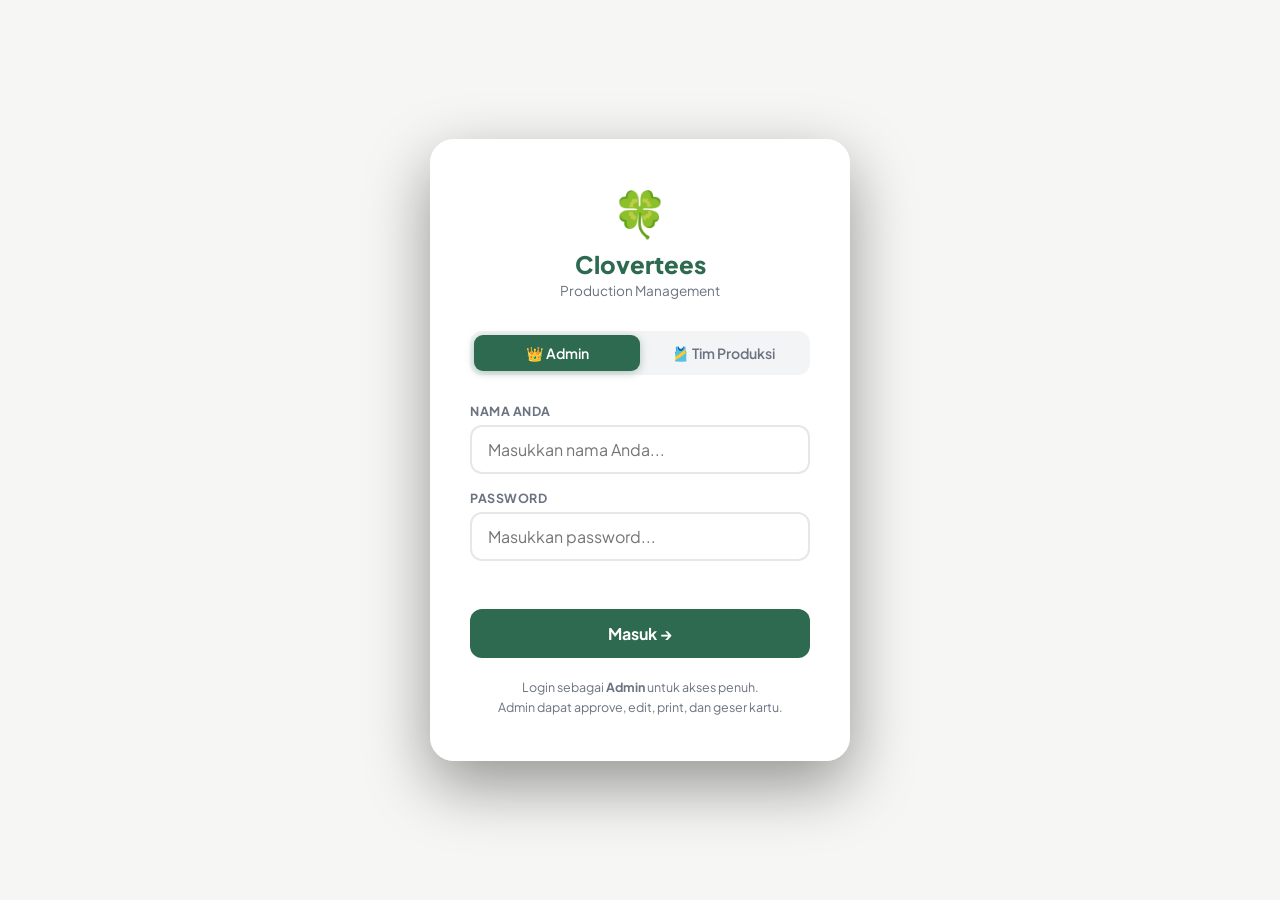
<file: index.html>
<!DOCTYPE html>
<html lang="id">
<head>
<meta charset="UTF-8">
<meta name="viewport" content="width=device-width, initial-scale=1.0">
<title>Clovertees — Production Board</title>
<link rel="icon" type="image/png" href="logo.png">
<link href="https://fonts.googleapis.com/css2?family=Plus+Jakarta+Sans:wght@400;500;600;700;800&family=JetBrains+Mono:wght@400;500&display=swap" rel="stylesheet">
<link rel="stylesheet" href="css/style.css">
</head>
<body>

<!-- Mobile sidebar overlay -->
<div class="sidebar-overlay" id="sidebarOverlay" onclick="closeSidebar()"></div>

<!-- ══ SIDEBAR ═══════════════════════════════════════════════ -->
<aside class="sidebar" id="sidebar">
  <div class="sidebar-logo">
    <span class="leaf">🍀</span> Clovertees
  </div>
  <div class="sidebar-section">Proyekku</div>
  <div id="sidebarProjects"></div>
  <div class="sidebar-add" id="btnNewProject" onclick="newProject()">
    <span>＋</span> Proyek baru
  </div>
</aside>

<!-- ══ MAIN ══════════════════════════════════════════════════ -->
<div class="main">

  <!-- Topbar -->
  <div class="topbar">
    <button class="btn btn-ghost btn-sm" id="sidebarToggle"
      onclick="document.getElementById('sidebar').classList.toggle('mobile-open');document.getElementById('sidebarOverlay').style.display=document.getElementById('sidebar').classList.contains('mobile-open')?'block':'none'">☰</button>
    <div class="sync-badge">
      <span class="sync-dot" id="syncDot"></span>
      <span style="font-size:.78rem;color:var(--text-3)" id="syncLabel">Clovertees Production Board</span>
    </div>
    <div class="topbar-spacer"></div>
    <div class="topbar-search">
      <svg width="14" height="14" viewBox="0 0 24 24" fill="none" stroke="currentColor" stroke-width="2.5"><circle cx="11" cy="11" r="8"/><path d="m21 21-4.35-4.35"/></svg>
      <input class="search-input-real" type="text" id="searchInput" placeholder="Cari tugas..." oninput="onSearch(this.value)">
    </div>
    <div style="font-size:.82rem;color:var(--text-3)" id="roleLabel"></div>
    <button class="btn btn-outline btn-sm" onclick="Auth.logout()">Keluar</button>
  </div>

  <!-- Project header -->
  <div class="proj-header">
    <div class="proj-header-top">
      <div class="proj-title-wrap">
        <span id="projTitle" class="proj-title" contenteditable="true" placeholder="Nama Proyek" spellcheck="false"></span>
      </div>
      <div class="proj-header-actions">
        <button class="btn btn-ghost btn-sm" onclick="if(S.activeProjectId)projMenu(event,S.activeProjectId)">···</button>
      </div>
    </div>
    <div class="proj-tabs">
      <div class="proj-tab active">📋 Board</div>
    </div>
  </div>

  <!-- Board -->
  <div class="board-scroll">
    <div class="board" id="board">
      <div style="padding:40px;color:var(--text-3)">Memuat data...</div>
    </div>
  </div>
</div>

<!-- Panel backdrop (klik luar → tutup panel) -->
<div class="panel-backdrop" id="panelBackdrop" onclick="closePanel()"></div>

<!-- ══ DETAIL PANEL (single scroll, no tabs) ════════════════ -->
<aside class="detail-panel" id="detailPanel">

  <!-- Header: judul besar + close -->
  <div class="panel-header">
    <div style="display:flex;align-items:center;justify-content:flex-end;margin-bottom:6px">
      <button class="btn btn-ghost btn-sm" onclick="closePanel()">✕ Tutup</button>
    </div>
    <div id="panelTitle" class="panel-title-edit" contenteditable="true"
      onblur="savePanelTitle()"
      onkeydown="if(event.key==='Enter'){event.preventDefault();this.blur()}"
      placeholder="Nama tugas..."></div>
    <div class="panel-header-row" style="margin-top:8px">
      <span class="status-badge" id="panelColBadge">—</span>
      <span id="panelSourceInfo" style="display:none;font-size:.75rem;padding:3px 8px;background:var(--green-pale);color:var(--green);border-radius:4px;font-weight:600">
        📦 <span id="panelSourceId"></span>
      </span>
    </div>
  </div>

  <!-- Info row: Prioritas + Due Date + Assignee (1 baris) -->
  <div class="panel-info-row">
    <div class="info-field">
      <label>Prioritas</label>
      <select id="panelPriority">
        <option value="">— Pilih —</option>
        <option value="High">🔴 High</option>
        <option value="Medium">🟡 Medium</option>
        <option value="Low">🟢 Low</option>
      </select>
    </div>
    <div class="info-field">
      <label>Due Date</label>
      <input type="date" id="panelDueDate">
    </div>
    <div class="info-field">
      <label>Assignee</label>
      <input type="text" id="panelAssignee" placeholder="Nama tim...">
    </div>
  </div>

  <!-- Single scroll body -->
  <div class="panel-scroll" id="panelScroll">

    <!-- ① Detail Order / Catatan -->
    <div class="panel-section-hdr">📝 Detail Order & Catatan</div>
    <div class="panel-section-body">
      <textarea class="notes-area" id="panelNotes" placeholder="Detail order atau catatan produksi..." rows="9"></textarea>
    </div>

    <!-- Tombol aksi -->
    <div class="panel-action-row">
      <button class="btn btn-primary btn-sm" onclick="savePanel()">💾 Simpan</button>
      <div id="panelPrint" style="display:none;gap:6px;align-items:center">
        <button class="btn btn-outline btn-sm" onclick="printLabel()">🏷️ Label</button>
        <button class="btn btn-outline btn-sm" onclick="printSlip()">📄 Slip</button>
      </div>
      <button class="btn btn-danger btn-sm" onclick="delTask(S.openTaskId)">🗑 Hapus</button>
    </div>

    <!-- Tabs for Comments and Activity -->
    <div class="panel-tabs" style="margin-top: 16px;">
      <div class="panel-tab active" onclick="switchPanelTab('comments', this)">💬 Komentar</div>
      <div class="panel-tab" onclick="switchPanelTab('activity', this)">📜 Aktivitas</div>
    </div>

    <div class="panel-pane active" id="pane-comments">
      <div class="comments-list" id="commentsList" style="padding-bottom: 20px;"></div>
    </div>

    <div class="panel-pane" id="pane-activity">
      <div class="activity-list" id="activityList" style="padding-bottom: 20px;"></div>
      <div class="panel-created-ts" id="panelCreated"></div>
    </div>

  </div><!-- /panel-scroll -->

  <div class="comment-input-wrap" id="commentInputWrap" style="border-top: 1px solid var(--border); padding: 12px 22px; background: #fff; flex-shrink: 0;">
    <textarea class="comment-input" id="commentInput" rows="2"
      placeholder="Tulis komentar... (Enter kirim, Shift+Enter baris baru)"></textarea>
    <div class="attach-toolbar">
      <button class="attach-btn" type="button" onclick="document.getElementById('fileAttach').click()">📎 Lampirkan gambar</button>
      <input type="file" id="fileAttach" accept="image/*" multiple style="display:none" onchange="onFileAttach(this)">
      <span class="attach-hint">atau paste (Ctrl+V)</span>
    </div>
    <div class="attach-preview-wrap" id="attachPreview"></div>
    <div style="display:flex;justify-content:flex-end;margin-top:8px">
      <button class="btn btn-primary btn-sm" onclick="submitComment()">Kirim 💬</button>
    </div>
  </div>

</aside>

<!-- ══ TOAST ══════════════════════════════════════════════════ -->
<div class="toast-wrap" id="toastWrap"></div>
<div id="print-root"></div>

<!-- Lightbox fullscreen image -->
<div class="img-lightbox" id="imgLightbox" onclick="this.classList.remove('open')">
  <img id="imgLightboxSrc" src="" alt="Preview">
</div>

<!-- ══ SCRIPTS ════════════════════════════════════════════════ -->
<script src="js/config.js"></script>
<script src="js/api.js"></script>
<script src="js/app.js"></script>
<script>
window.addEventListener('DOMContentLoaded', function () {
  if (!Auth.init()) return;
  S.role = localStorage.getItem('clv_role') || 'team';
  S.name = localStorage.getItem('clv_name') || '';
  var roleText = S.role === 'admin' ? '👑 Admin' : '🎽 Tim Produksi';
  document.getElementById('roleLabel').textContent = S.name ? S.name + ' (' + roleText + ')' : roleText;
  if (!isAdmin()) document.getElementById('btnNewProject').style.display = 'none';

  // Enter kirim komentar
  document.getElementById('commentInput').addEventListener('keydown', function(e){
    if(e.key === 'Enter' && !e.shiftKey){ e.preventDefault(); submitComment(); }
  });
  setupTitleEdit();
  boot();
});
function closeSidebar(){
  document.getElementById('sidebar').classList.remove('mobile-open');
  document.getElementById('sidebarOverlay').style.display = 'none';
}
</script>
</body>
</html>
</file>
<file: css/style.css>
/* ============================================================
   CLOVERTEES P4 — style.css (Asana-inspired white & green)
   ============================================================ */
*,
*::before,
*::after {
  box-sizing: border-box;
  margin: 0;
  padding: 0
}

:root {
  --sidebar: #f6f6f4;
  --sidebar-w: 260px;
  --bg: #ffffff;
  --board-bg: #f9f9f7;
  --col-bg: #f1f1ef;
  --card-bg: #ffffff;
  --green: #2d6a4f;
  --green-mid: #40916c;
  --green-lt: #74c69d;
  --green-pale: #e8f5ee;
  --text: #1e1e1e;
  --text-2: #4b4b4b;
  --text-3: #6f6f6f;
  --border: #e5e5e3;
  --border-2: #d0d0ce;
  --hover: #f0f0ee;
  --sel: #e8f5ee;
  --radius: 8px;
  --radius-lg: 12px;
  --sh-card: 0 1px 3px rgba(0, 0, 0, .1), 0 1px 2px rgba(0, 0, 0, .06);
  --sh-panel: -4px 0 24px rgba(0, 0, 0, .08);
  --sh-drop: 0 8px 30px rgba(0, 0, 0, .12);
  --font: 'Plus Jakarta Sans', sans-serif;
  --mono: 'JetBrains Mono', 'Courier New', monospace;
  --tr: all .15s ease;
}

html {
  font-family: var(--font);
  font-size: 15px;
  color: var(--text)
}

/* Hide hamburger on desktop */
#sidebarToggle { display: none }

body {
  background: var(--bg);
  display: flex;
  height: 100vh;
  overflow: hidden
}

a {
  color: inherit;
  text-decoration: none
}

button {
  font-family: var(--font);
  cursor: pointer;
  border: none;
  background: none
}

input,
textarea {
  font-family: var(--font)
}

[contenteditable] {
  outline: none
}

/* ── SIDEBAR ─────────────────────────────────────────── */
.sidebar {
  width: var(--sidebar-w);
  flex-shrink: 0;
  background: var(--sidebar);
  border-right: 1px solid var(--border);
  display: flex;
  flex-direction: column;
  overflow: hidden;
  transition: width .2s ease;
}

.sidebar-logo {
  display: flex;
  align-items: center;
  gap: 8px;
  padding: 16px 16px 12px;
  font-size: .95rem;
  font-weight: 800;
  color: var(--green);
}

.sidebar-logo .leaf {
  font-size: 1.4rem
}

.sidebar-section {
  font-size: .7rem;
  font-weight: 700;
  text-transform: uppercase;
  letter-spacing: .6px;
  color: var(--text-3);
  padding: 8px 16px 4px;
}

.sidebar-item {
  display: flex;
  align-items: center;
  gap: 8px;
  padding: 7px 12px;
  border-radius: var(--radius);
  margin: 1px 8px;
  font-size: .85rem;
  font-weight: 500;
  color: var(--text-2);
  cursor: pointer;
  transition: var(--tr);
}

.sidebar-item:hover {
  background: var(--hover);
  color: var(--text)
}

.sidebar-item.active {
  background: var(--sel);
  color: var(--green);
  font-weight: 700
}

.sidebar-item .proj-dot {
  width: 8px;
  height: 8px;
  border-radius: 50%;
  flex-shrink: 0;
  background: var(--green);
}

.sidebar-item .proj-name {
  flex: 1;
  overflow: hidden;
  white-space: nowrap;
  text-overflow: ellipsis
}

.sidebar-add {
  display: flex;
  align-items: center;
  gap: 6px;
  padding: 6px 12px;
  margin: 1px 8px;
  border-radius: var(--radius);
  font-size: .82rem;
  color: var(--text-3);
  cursor: pointer;
  transition: var(--tr);
}

.sidebar-add:hover {
  background: var(--hover);
  color: var(--text)
}

/* ── MAIN ────────────────────────────────────────────── */
.main {
  flex: 1;
  display: flex;
  flex-direction: column;
  overflow: hidden;
  min-width: 0
}

/* Project header */
.proj-header {
  border-bottom: 1px solid var(--border);
  padding: 14px 24px 0;
  flex-shrink: 0;
}

.proj-header-top {
  display: flex;
  align-items: center;
  gap: 12px;
  margin-bottom: 10px
}

.proj-title-wrap {
  display: flex;
  align-items: center;
  gap: 6px;
  flex: 1
}

.proj-title {
  font-size: 1.2rem;
  font-weight: 800;
  color: var(--text);
  border-radius: 4px;
  padding: 2px 6px;
  min-width: 60px;
  transition: var(--tr);
}

.proj-title:hover {
  background: var(--hover)
}

.proj-title:focus {
  background: var(--sel);
  box-shadow: 0 0 0 2px var(--green-lt)
}

.proj-title[placeholder]:empty::before {
  content: attr(placeholder);
  color: var(--text-3)
}

.proj-header-actions {
  display: flex;
  gap: 6px;
  align-items: center
}

.btn {
  display: inline-flex;
  align-items: center;
  gap: 5px;
  padding: 6px 12px;
  border-radius: var(--radius);
  font-size: .82rem;
  font-weight: 600;
  transition: var(--tr);
  cursor: pointer;
  border: none;
}

.btn-ghost {
  color: var(--text-2);
  background: transparent
}

.btn-ghost:hover {
  background: var(--hover);
  color: var(--text)
}

.btn-primary {
  background: var(--green);
  color: #fff
}

.btn-primary:hover {
  background: var(--green-mid);
  box-shadow: 0 2px 8px rgba(45, 106, 79, .25)
}

.btn-outline {
  background: #fff;
  color: var(--text-2);
  border: 1px solid var(--border-2)
}

.btn-outline:hover {
  background: var(--hover);
  border-color: var(--text-3)
}

.btn-danger {
  color: #dc2626;
  background: transparent
}

.btn-danger:hover {
  background: #fef2f2
}

.btn-sm {
  padding: 4px 10px;
  font-size: .78rem
}

.btn-xs {
  padding: 3px 8px;
  font-size: .74rem
}

/* Tabs */
.proj-tabs {
  display: flex;
  gap: 0
}

.proj-tab {
  padding: 8px 14px;
  font-size: .82rem;
  font-weight: 600;
  color: var(--text-3);
  border-bottom: 2px solid transparent;
  cursor: pointer;
  transition: var(--tr);
}

.proj-tab:hover {
  color: var(--text-2)
}

.proj-tab.active {
  color: var(--green);
  border-bottom-color: var(--green)
}

/* ── BOARD ───────────────────────────────────────────── */
.board-scroll {
  flex: 1;
  overflow-x: auto;
  overflow-y: hidden
}

.board {
  display: flex;
  gap: 12px;
  padding: 20px 24px;
  min-height: calc(100vh - 110px);
  align-items: flex-start;
  width: max-content;
  min-width: 100%;
}

/* Column */
.col {
  width: 280px;
  flex-shrink: 0;
  display: flex;
  flex-direction: column;
  border-radius: var(--radius-lg);
  background: var(--col-bg);
  padding: 10px;
  max-height: calc(100vh - 130px);
}

.col-header {
  display: flex;
  align-items: center;
  gap: 6px;
  padding: 4px 4px 8px;
}

.col-dot {
  width: 9px;
  height: 9px;
  border-radius: 50%;
  flex-shrink: 0
}

.col-name {
  flex: 1;
  font-size: .83rem;
  font-weight: 700;
  color: var(--text);
  border-radius: 4px;
  padding: 2px 4px;
  cursor: text;
  transition: var(--tr);
}

.col-name:hover {
  background: var(--hover)
}

.col-name:focus {
  background: #fff;
  box-shadow: 0 0 0 2px var(--green-lt)
}

.col-count {
  font-size: .72rem;
  font-weight: 700;
  color: var(--text-3);
  background: rgba(0, 0, 0, .07);
  border-radius: 10px;
  padding: 1px 7px;
}

.col-menu-btn {
  width: 24px;
  height: 24px;
  border-radius: 4px;
  display: flex;
  align-items: center;
  justify-content: center;
  color: var(--text-3);
  font-size: 1rem;
  opacity: 0;
  transition: var(--tr);
  cursor: pointer;
}

.col:hover .col-menu-btn {
  opacity: 1
}

.col-menu-btn:hover {
  background: var(--hover);
  color: var(--text)
}

/* Cards list */
.col-cards {
  display: flex;
  flex-direction: column;
  gap: 6px;
  min-height: 40px;
  flex: 1;
  min-height: 0;
  overflow-y: auto;
  padding-right: 4px;
}

.col.drag-over .col-cards {
  background: rgba(45, 106, 79, .06);
  border-radius: var(--radius);
  outline: 2px dashed var(--green-lt);
}

/* Task card */
.card {
  background: var(--card-bg);
  border-radius: var(--radius);
  box-shadow: var(--sh-card);
  border: 1px solid var(--border);
  padding: 12px 14px;
  cursor: pointer;
  transition: var(--tr);
  position: relative;
  animation: cardIn .2s ease;
}

.card:hover {
  border-color: var(--border-2);
  box-shadow: 0 4px 12px rgba(0, 0, 0, .1)
}

.card.dragging {
  opacity: .5;
  cursor: grabbing
}

@keyframes cardIn {
  from {
    opacity: 0;
    transform: translateY(6px)
  }

  to {
    opacity: 1;
    transform: none
  }
}

.card-thumb {
  margin: -12px -14px 10px -14px; /* Pull to edges */
  border-bottom: 1px solid var(--border);
  border-radius: var(--radius) var(--radius) 0 0;
  overflow: hidden;
  max-height: 140px;
  background: var(--hover);
  display: flex;
  align-items: center;
  justify-content: center;
}

.card-thumb img {
  width: 100%;
  height: 100%;
  object-fit: cover;
}


.card-title {
  font-size: .9rem;
  font-weight: 700;
  color: var(--text);
  line-height: 1.45;
  word-break: break-word
}

.card-meta {
  display: flex;
  flex-wrap: wrap;
  gap: 4px;
  margin-top: 6px;
  align-items: center
}

.card-tag {
  font-size: .68rem;
  font-weight: 600;
  padding: 2px 6px;
  border-radius: 3px;
  background: var(--green-pale);
  color: var(--green);
}

.card-tag.orange {
  background: #fff7ed;
  color: #c2410c
}

.card-tag.blue {
  background: #eff6ff;
  color: #1d4ed8
}

.card-tag.purple {
  background: #faf5ff;
  color: #7e22ce
}

.card-due {
  font-size: .72rem;
  color: var(--text-3);
  display: flex;
  align-items: center;
  gap: 3px
}

.card-due.overdue {
  color: #dc2626
}

.card-source {
  font-size: .68rem;
  color: var(--text-3);
  font-style: italic;
  margin-top: 2px
}

.card-actions-hover {
  position: absolute;
  top: 6px;
  right: 6px;
  display: flex;
  gap: 2px;
  opacity: 0;
  transition: var(--tr);
}

.card:hover .card-actions-hover {
  opacity: 1
}

.card-act-btn {
  width: 22px;
  height: 22px;
  border-radius: 4px;
  display: flex;
  align-items: center;
  justify-content: center;
  font-size: .75rem;
  color: var(--text-3);
  transition: var(--tr);
  background: #fff;
  border: 1px solid var(--border);
}

.card-act-btn:hover {
  background: var(--hover);
  color: var(--text)
}

.card-act-btn.del:hover {
  background: #fef2f2;
  color: #dc2626;
  border-color: #fecaca
}

/* Add task inline */
.add-task-wrap {
  margin-top: 2px
}

.add-task-input {
  width: 100%;
  padding: 7px 10px;
  border: 1.5px solid var(--green-lt);
  border-radius: var(--radius);
  font-size: .85rem;
  color: var(--text);
  background: #fff;
  outline: none;
  resize: none;
  box-shadow: 0 0 0 3px rgba(116, 198, 157, .12);
}

.add-task-input::placeholder {
  color: var(--text-3)
}

.add-task-actions {
  display: flex;
  gap: 6px;
  margin-top: 6px
}

.btn-add-open {
  width: 100%;
  padding: 6px;
  border-radius: var(--radius);
  font-size: .8rem;
  color: var(--text-3);
  text-align: left;
  display: flex;
  align-items: center;
  gap: 5px;
  transition: var(--tr);
  background: transparent;
}

.btn-add-open:hover {
  background: var(--hover);
  color: var(--text)
}

/* Add column button */
.col-new {
  width: 280px;
  flex-shrink: 0;
  border-radius: var(--radius-lg);
  border: 2px dashed var(--border-2);
  display: flex;
  flex-direction: column;
  align-items: center;
  justify-content: center;
  padding: 20px;
  gap: 8px;
  cursor: pointer;
  color: var(--text-3);
  font-size: .85rem;
  font-weight: 500;
  transition: var(--tr);
  min-height: 80px;
}

.col-new:hover {
  border-color: var(--green-lt);
  color: var(--green);
  background: var(--green-pale)
}

/* ── RIGHT DETAIL PANEL ──────────────────────────────── */
.detail-panel {
  width: 0;
  flex-shrink: 0;
  overflow: hidden;
  border-left: 1px solid var(--border);
  background: #fff;
  display: flex;
  flex-direction: column;
  transition: width .22s ease;
  z-index: 40;
  position: relative;
}

.detail-panel.open {
  width: 700px
}

/* Backdrop to close panel on outside click */
.panel-backdrop {
  display: none;
  position: fixed;
  inset: 0;
  background: rgba(0,0,0,.1);
  z-index: 39;
  cursor: default;
}
.panel-backdrop.open { display: block }

.panel-header {
  padding: 18px 22px 14px;
  border-bottom: 1px solid var(--border);
  flex-shrink: 0;
}

.panel-title-edit {
  font-size: 1.25rem;
  font-weight: 800;
  color: var(--text);
  border-radius: 6px;
  padding: 3px 6px;
  min-width: 40px;
  border: 1.5px solid transparent;
  transition: var(--tr);
  line-height: 1.35;
  word-break: break-word;
}

.panel-title-edit:hover {
  background: var(--hover)
}

.panel-title-edit:focus {
  background: #fff;
  border-color: var(--green-lt);
  box-shadow: 0 0 0 3px rgba(116, 198, 157, .12)
}

.panel-header-row {
  display: flex;
  align-items: center;
  gap: 8px;
  margin-top: 10px
}

/* Panel tabs */
.panel-tabs {
  display: flex;
  gap: 0;
  border-bottom: 1px solid var(--border);
  flex-shrink: 0
}

.panel-tab {
  padding: 8px 16px;
  font-size: .82rem;
  font-weight: 600;
  color: var(--text-3);
  border-bottom: 2px solid transparent;
  cursor: pointer;
  transition: var(--tr);
}

.panel-tab.active {
  color: var(--green);
  border-bottom-color: var(--green)
}

.panel-tab:hover:not(.active) {
  color: var(--text-2);
  background: var(--hover)
}

.panel-pane {
  display: none;
  flex: 1;
  overflow-y: auto;
  flex-direction: column
}

.panel-pane.active {
  display: flex;
  flex-direction: column
}

.panel-body {
  padding: 16px 22px;
  flex: 1
}

.panel-footer {
  padding: 12px 22px;
  border-top: 1px solid var(--border);
  display: flex;
  gap: 8px;
  flex-shrink: 0
}

.field-group {
  margin-bottom: 14px
}

.field-label {
  font-size: .72rem;
  font-weight: 700;
  text-transform: uppercase;
  letter-spacing: .5px;
  color: var(--text-3);
  margin-bottom: 4px;
  display: block
}

.field-val {
  font-size: .88rem;
  color: var(--text);
  border: 1.5px solid transparent;
  border-radius: var(--radius);
  padding: 6px 10px;
  width: 100%;
  background: transparent;
  transition: var(--tr);
  resize: none;
}

.field-val:hover {
  background: var(--hover);
  border-color: var(--border)
}

.field-val:focus {
  background: #fff;
  border-color: var(--green-lt);
  box-shadow: 0 0 0 3px rgba(116, 198, 157, .12);
  outline: none
}

.status-badge {
  display: inline-flex;
  align-items: center;
  gap: 5px;
  padding: 3px 10px;
  border-radius: 4px;
  font-size: .75rem;
  font-weight: 700;
  background: var(--green-pale);
  color: var(--green);
}

.panel-section {
  font-size: .75rem;
  font-weight: 700;
  text-transform: uppercase;
  letter-spacing: .5px;
  color: var(--text-3);
  margin: 14px 0 6px;
  padding-top: 12px;
  border-top: 1px solid var(--border)
}

.notes-area {
  min-height: 140px;
  font-size: .88rem;
  line-height: 1.65;
  white-space: pre-wrap;
  color: var(--text-2);
  border: 1.5px solid transparent;
  border-radius: var(--radius);
  padding: 8px 10px;
  width: 100%;
  background: transparent;
  resize: vertical;
  font-family: var(--mono);
  transition: var(--tr);
}

.notes-area:hover {
  background: var(--hover);
  border-color: var(--border)
}

.notes-area:focus {
  background: #fff;
  border-color: var(--green-lt);
  box-shadow: 0 0 0 3px rgba(116, 198, 157, .12);
  outline: none
}

/* ── COMMENTS ─────────────────────────────────────── */
.comments-list {
  display: flex;
  flex-direction: column;
  gap: 10px;
  padding: 16px 22px;
  flex: 1
}

.comment-item {
  display: flex;
  gap: 10px;
  align-items: flex-start;
}

.comment-avatar {
  width: 30px;
  height: 30px;
  border-radius: 50%;
  background: var(--green-pale);
  display: flex;
  align-items: center;
  justify-content: center;
  font-size: .8rem;
  font-weight: 800;
  color: var(--green);
  flex-shrink: 0;
}

.comment-avatar.auto {
  background: #f0f0ee;
  color: var(--text-3)
}

.comment-bubble {
  flex: 1;
  background: var(--col-bg);
  border-radius: 0 var(--radius-lg) var(--radius-lg) var(--radius-lg);
  padding: 10px 13px;
  font-size: .83rem;
  line-height: 1.6;
  color: var(--text-2);
  white-space: pre-wrap;
  word-break: break-word;
  border: 1px solid var(--border);
}

.comment-bubble.auto-comment {
  background: var(--green-pale);
  border-color: rgba(116, 198, 157, .3);
  font-family: var(--mono);
  font-size: .78rem;
}

.comment-meta {
  display: flex;
  font-size: .7rem;
  color: var(--text-3);
  margin-bottom: 4px;
  font-weight: 600;
  align-items: center;
}

.comment-actions {
  display: flex;
  gap: 8px;
  opacity: 0;
  transition: opacity 0.2s ease;
}

.comment-item:hover .comment-actions {
  opacity: 1;
}

.comment-actions span {
  cursor: pointer;
  font-size: .75rem;
  filter: grayscale(100%);
  opacity: 0.5;
  transition: var(--tr);
}

.comment-actions span:hover {
  filter: grayscale(0%);
  opacity: 1;
}

.comment-file-link {
  color: var(--green-mid);
  text-decoration: underline;
  word-break: break-all;
}

.comment-input-wrap {
  padding: 12px 22px;
  border-top: 1px solid var(--border);
  flex-shrink: 0;
}

.comment-input {
  width: 100%;
  padding: 9px 12px;
  border: 1.5px solid var(--border-2);
  border-radius: var(--radius);
  font-size: .85rem;
  color: var(--text);
  outline: none;
  resize: none;
  transition: var(--tr);
}

.comment-input:focus {
  border-color: var(--green-lt);
  box-shadow: 0 0 0 3px rgba(116, 198, 157, .12)
}

/* ── ACTIVITY ─────────────────────────────────────── */
.activity-list {
  display: flex;
  flex-direction: column;
  gap: 0;
  padding: 16px 22px
}

.activity-item {
  display: flex;
  gap: 10px;
  align-items: flex-start;
  padding: 8px 0;
  border-bottom: 1px solid var(--border);
  font-size: .8rem;
  color: var(--text-2);
}

.activity-item:last-child {
  border-bottom: none
}

.activity-icon {
  width: 26px;
  height: 26px;
  border-radius: 50%;
  background: var(--col-bg);
  display: flex;
  align-items: center;
  justify-content: center;
  font-size: .75rem;
  flex-shrink: 0;
  border: 1px solid var(--border);
}

.activity-detail {
  flex: 1;
  line-height: 1.5
}

.activity-who {
  font-weight: 700;
  color: var(--text)
}

.activity-ts {
  font-size: .7rem;
  color: var(--text-3);
  margin-top: 2px
}

/* ── TOPBAR ──────────────────────────────────────────── */
.topbar {
  display: flex;
  align-items: center;
  gap: 10px;
  padding: 0 24px;
  height: 52px;
  flex-shrink: 0;
  border-bottom: 1px solid var(--border);
  background: #fff;
}

.topbar-spacer {
  flex: 1
}

.topbar-search {
  display: flex;
  align-items: center;
  gap: 6px;
  background: var(--col-bg);
  border: 1px solid var(--border);
  border-radius: var(--radius);
  padding: 5px 10px;
  font-size: .82rem;
  color: var(--text-3);
  cursor: pointer;
  transition: var(--tr);
}

.topbar-search:hover {
  border-color: var(--border-2)
}

.search-input-real {
  background: transparent;
  border: none;
  outline: none;
  font-size: .82rem;
  color: var(--text);
  width: 180px;
}

/* ── DROPDOWN MENU ───────────────────────────────────── */
.dropdown {
  position: absolute;
  background: #fff;
  border: 1px solid var(--border);
  border-radius: var(--radius);
  box-shadow: var(--sh-drop);
  z-index: 200;
  min-width: 160px;
  padding: 4px 0;
  animation: dropIn .12s ease;
}

@keyframes dropIn {
  from {
    opacity: 0;
    transform: translateY(-4px)
  }

  to {
    opacity: 1;
    transform: none
  }
}

.dropdown-item {
  display: flex;
  align-items: center;
  gap: 8px;
  padding: 7px 12px;
  font-size: .83rem;
  color: var(--text-2);
  cursor: pointer;
  transition: var(--tr);
}

.dropdown-item:hover {
  background: var(--hover);
  color: var(--text)
}

.dropdown-item.danger {
  color: #dc2626
}

.dropdown-item.danger:hover {
  background: #fef2f2
}

.dropdown-sep {
  height: 1px;
  background: var(--border);
  margin: 4px 0
}

/* ── EMPTY STATE ─────────────────────────────────────── */
.empty-col {
  text-align: center;
  padding: 20px 10px;
  color: var(--text-3);
  font-size: .8rem
}

/* ── TOAST ───────────────────────────────────────────── */
.toast-wrap {
  position: fixed;
  bottom: 20px;
  right: 20px;
  display: flex;
  flex-direction: column;
  gap: 6px;
  z-index: 999
}

.toast {
  background: #1e1e1e;
  color: #fff;
  border-radius: var(--radius);
  padding: 9px 14px;
  font-size: .83rem;
  font-weight: 600;
  display: flex;
  align-items: center;
  gap: 8px;
  min-width: 200px;
  max-width: 300px;
  box-shadow: var(--sh-drop);
  animation: toastIn .2s ease;
}

.toast.ok {
  border-left: 3px solid var(--green-lt)
}

.toast.err {
  border-left: 3px solid #f87171
}

@keyframes toastIn {
  from {
    opacity: 0;
    transform: translateX(12px)
  }

  to {
    opacity: 1;
    transform: none
  }
}

/* ── SYNC BADGE ──────────────────────────────────────── */
.sync-badge {
  display: flex;
  align-items: center;
  gap: 4px;
  font-size: .73rem;
  color: var(--text-3);
}

.sync-dot {
  width: 6px;
  height: 6px;
  border-radius: 50%;
  background: var(--green-lt);
  animation: pulse 2s infinite
}

@keyframes pulse {

  0%,
  100% {
    opacity: 1
  }

  50% {
    opacity: .3
  }
}

.sync-dot.busy {
  animation: spin .7s linear infinite;
  background: transparent;
  border: 1.5px solid var(--text-3);
  border-top-color: var(--green)
}

@keyframes spin {
  to {
    transform: rotate(360deg)
  }
}

/* ── PRINT ───────────────────────────────────────────── */
@media print {
  body>*:not(#print-root) {
    display: none !important
  }

  #print-root {
    display: block !important
  }
}

#print-root {
  display: none;
  font-family: Arial, sans-serif;
  font-size: 11pt
}

.pl,
.ps {
  border: 2px solid #000;
  padding: 12px;
  margin: 10px;
  max-width: 14cm
}

.pl-h,
.ps-h {
  font-weight: bold;
  font-size: 13pt;
  border-bottom: 1px solid #000;
  padding-bottom: 6px;
  margin-bottom: 8px
}

.pl-r {
  margin-bottom: 4px
}

.pl-r b {
  display: inline-block;
  min-width: 70px
}

.ps table {
  width: 100%;
  border-collapse: collapse;
  margin-top: 8px
}

.ps td,
.ps th {
  border: 1px solid #999;
  padding: 5px 8px
}

.ps th {
  background: #eee;
  font-weight: bold;
  text-align: left
}

/* ── RESPONSIVE ──────────────────────────────────────── */
@media(max-width:768px) {
  #sidebarToggle { display:flex !important }
  .sidebar {
    width: 0;
    position: fixed;
    z-index: 200;
    height: 100vh;
    transition: width .2s;
    box-shadow: 2px 0 16px rgba(0,0,0,.15);
  }
  .sidebar.mobile-open { width: var(--sidebar-w) }
  .sidebar-overlay {
    position: fixed;
    inset: 0;
    background: rgba(0,0,0,.3);
    z-index: 190;
  }
  .topbar { padding: 0 14px; height: 48px }
  .topbar-search { display: none }
  .board { padding: 12px 14px; gap: 10px }
  .col { width: 268px }
  .detail-panel.open {
    width: 100% !important;
    position: fixed;
    inset: 0;
    z-index: 150;
  }
  .panel-header { padding: 14px 16px 10px }
  .panel-title-edit { font-size: 1.1rem }
  .panel-info-row { flex-wrap: wrap; gap: 8px; padding: 12px 16px }
  .info-field { min-width: 120px }
  .panel-section-body { padding: 12px 16px }
  .panel-section-hdr { padding: 12px 16px 8px }
  .comments-list { padding: 10px 16px }
  .comment-input-wrap { padding: 10px 16px }
  .activity-list { padding: 10px 16px }
  .notes-area { min-height: 90px }
  .proj-header { padding: 10px 14px 0 }
  .proj-title { font-size: 1.05rem }
  .panel-action-row { padding: 10px 16px }
}

/* ── PANEL SINGLE-SCROLL LAYOUT ──────────────────────── */
.panel-scroll {
  flex: 1;
  overflow-y: auto;
  display: flex;
  flex-direction: column;
}

/* Info row: Prioritas + Due Date + Assignee in 1 line */
.panel-info-row {
  display: flex;
  gap: 10px;
  align-items: flex-end;
  padding: 14px 22px;
  border-bottom: 1px solid var(--border);
  background: var(--col-bg);
  flex-shrink: 0;
  flex-wrap: wrap;
}
.info-field {
  display: flex;
  flex-direction: column;
  gap: 4px;
  flex: 1;
  min-width: 100px;
}
.info-field label {
  font-size: .67rem;
  font-weight: 700;
  text-transform: uppercase;
  letter-spacing: .5px;
  color: var(--text-3);
}
.info-field select,
.info-field input[type="date"],
.info-field input[type="text"] {
  font-size: .84rem;
  font-family: var(--font);
  color: var(--text);
  border: 1.5px solid var(--border-2);
  border-radius: 6px;
  padding: 6px 8px;
  background: #fff;
  transition: var(--tr);
  width: 100%;
}
.info-field select:focus,
.info-field input:focus {
  border-color: var(--green-lt);
  box-shadow: 0 0 0 2px rgba(116,198,157,.15);
  outline: none;
}

/* Section headers (sticky) */
.panel-section-hdr {
  font-size: .72rem;
  font-weight: 800;
  text-transform: uppercase;
  letter-spacing: .6px;
  color: var(--text-3);
  padding: 14px 22px 8px;
  border-top: 1px solid var(--border);
  background: var(--bg);
  position: sticky;
  top: 0;
  z-index: 2;
}

/* Panel body for notes section */
.panel-section-body { padding: 0 22px 14px }

/* Action row (save / print / delete) */
.panel-action-row {
  display: flex;
  align-items: center;
  gap: 8px;
  padding: 12px 22px;
  border-top: 1px solid var(--border);
  background: var(--col-bg);
  flex-shrink: 0;
}
.panel-action-row .btn-danger { margin-left: auto }

/* Created timestamp */
.panel-created-ts {
  font-size: .72rem;
  color: var(--text-3);
  padding: 8px 22px 16px;
  border-top: 1px solid var(--border);
}

/* Sidebar overlay for mobile */
.sidebar-overlay { display: none }

/* ── COMMENT ATTACHMENT & IMAGE PASTE ─────────────────── */
.attach-toolbar {
  display: flex;
  align-items: center;
  gap: 8px;
  padding: 6px 0 4px;
  flex-wrap: wrap;
}
.attach-btn {
  background: none;
  border: 1.5px dashed var(--border-2);
  border-radius: 6px;
  padding: 4px 12px;
  font-size: .78rem;
  color: var(--text-3);
  cursor: pointer;
  transition: var(--tr);
  font-family: var(--font);
}
.attach-btn:hover {
  border-color: var(--green-lt);
  color: var(--green-mid);
  background: var(--green-pale);
}
.attach-hint {
  font-size: .72rem;
  color: var(--text-3);
  font-style: italic;
}
.attach-preview-wrap {
  display: flex;
  flex-wrap: wrap;
  gap: 8px;
  margin-top: 8px;
}
.attach-preview-item {
  position: relative;
  display: inline-flex;
}
.attach-thumb {
  width: 88px;
  height: 88px;
  object-fit: cover;
  border-radius: 8px;
  border: 2px solid var(--border);
  cursor: pointer;
  transition: var(--tr);
  display: block;
}
.attach-thumb:hover {
  border-color: var(--green-lt);
  transform: scale(1.03);
}
.attach-remove {
  position: absolute;
  top: -7px;
  right: -7px;
  background: #ef4444;
  color: white;
  border: none;
  border-radius: 50%;
  width: 20px;
  height: 20px;
  font-size: .65rem;
  cursor: pointer;
  display: flex;
  align-items: center;
  justify-content: center;
  line-height: 1;
  box-shadow: 0 1px 4px rgba(0,0,0,.25);
  padding: 0;
}
/* Comment inline image */
.comment-img {
  max-width: 100%;
  max-height: 320px;
  border-radius: 10px;
  margin-top: 8px;
  cursor: zoom-in;
  display: block;
  border: 1.5px solid var(--border);
  transition: var(--tr);
}
.comment-img:hover { border-color: var(--green-lt); }
/* Fullscreen image overlay */
.img-lightbox {
  display: none;
  position: fixed;
  inset: 0;
  background: rgba(0,0,0,.85);
  z-index: 999;
  align-items: center;
  justify-content: center;
  cursor: zoom-out;
}
.img-lightbox.open { display: flex; }
.img-lightbox img {
  max-width: 92vw;
  max-height: 92vh;
  border-radius: 8px;
  box-shadow: 0 8px 40px rgba(0,0,0,.6);
}

/* Mobile panel width */
@media(max-width:768px) {
  .detail-panel.open { width: 100% !important }
}
/* Comment Actions Edit/Delete */
.comment-meta { display: flex; align-items: center; }
.comment-actions { display: flex; gap: 8px; opacity: 0; transition: opacity 0.2s; }
.comment-item:hover .comment-actions { opacity: 1; }
.comment-actions span { cursor: pointer; font-size: 0.8rem; filter: grayscale(100%); opacity: 0.6; }
.comment-actions span:hover { filter: grayscale(0%); opacity: 1; }
</file>
